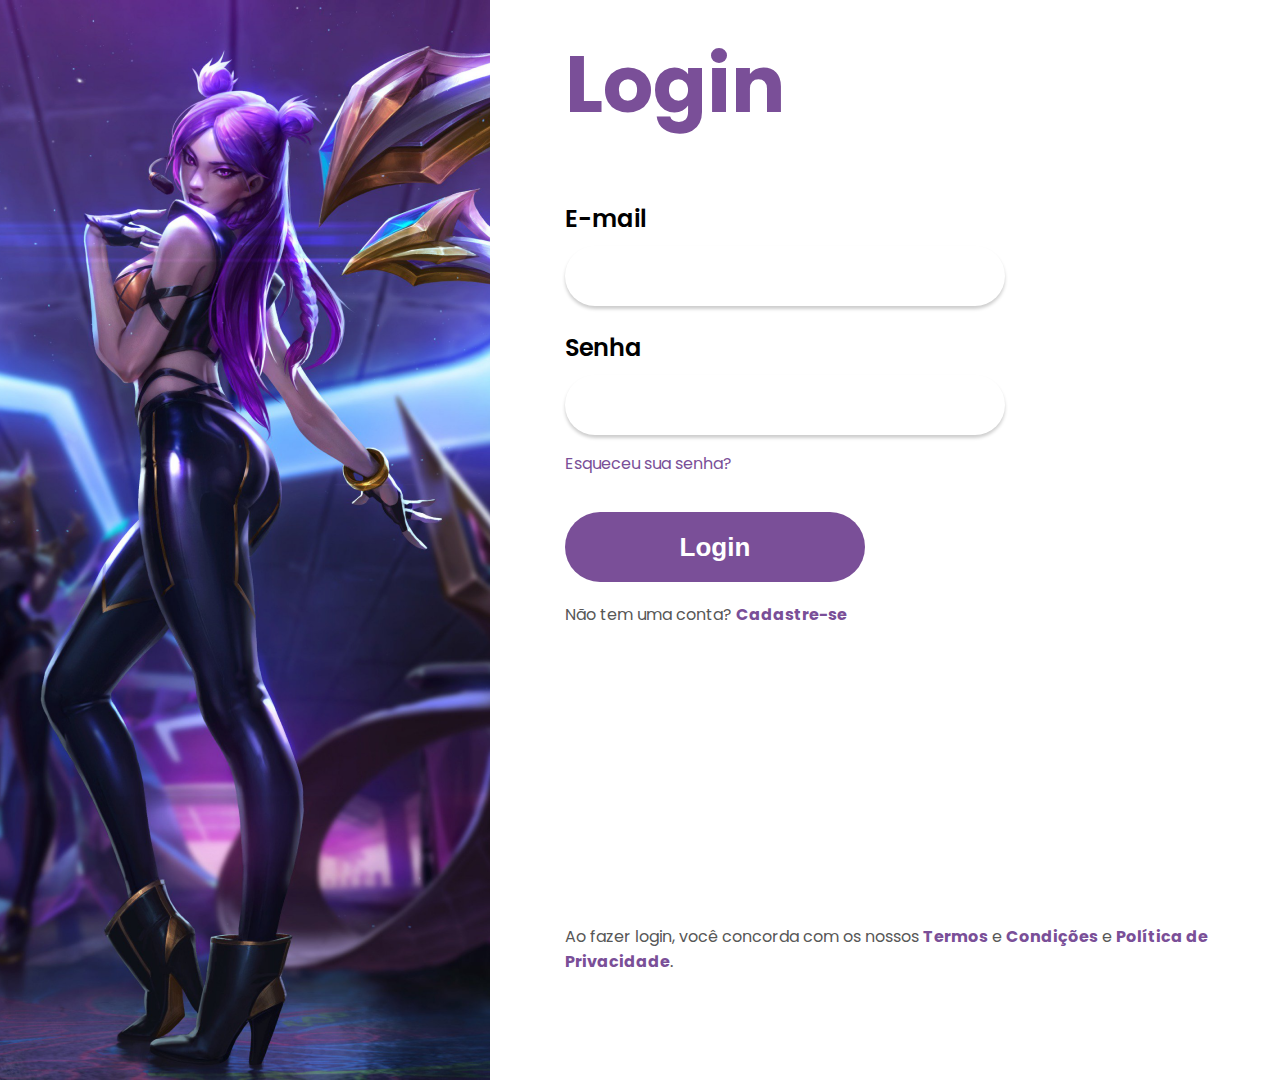
<file: index.html>
<!DOCTYPE html>
<html lang="pt-br">

<head>
  <meta charset="UTF-8">
  <meta http-equiv="X-UA-Compatible" content="IE=edge">
  <meta name="viewport" content="width=device-width, initial-scale=1.0">
  <link rel="icon" type="image/png" href="./faviconkaisa.png">
  <title>Deadly Kai'sa | Login</title>
  <link rel="stylesheet" href="./css/style.css">
  <link rel="preconnect" href="https://fonts.googleapis.com">
  <link rel="preconnect" href="https://fonts.gstatic.com" crossorigin>
  <link href="https://fonts.googleapis.com/css2?family=Poppins:wght@200;300;400;500;600;700&display=swap" rel="stylesheet">
</head>

<body>
  <main class="grid">
    <picture>
      <img class="imgk" src="./img/kaisa.png" alt="Kai'sa" width="649" height="1080">
    </picture>
    <div class="media">
      <div class="login-name psb40 cor-principal">
        <h1>Login</h1>
      </div>
      <div class="afasta">
        <h3 class="psb24">E-mail</h3>
        <input class="info-login" type="email" name="email">
        <h3 class="psb24">Senha</h3>
        <input class="info-login" type="password" name="senha">
        <a href="/">
          <p class="cor-principal">Esqueceu sua senha?</p>
        </a>
        <a href="/"><button class="btn psb26">Login</button></a>
        <p class="naotemconta"><span class="cor-secundaria">Não tem uma conta?</span> <a href="./cadastro.html"><strong class="cor-principal">Cadastre-se</strong></a></p>
        <footer>
          <p class="footer cor-secundaria">Ao fazer login, você concorda com os nossos <strong class="cor-principal">Termos</strong> e <strong class="cor-principal">Condições</strong> e <strong class="cor-principal">Política de Privacidade</strong>.</p>
        </footer>
      </div>
    </div>
  </main>
</body>

</html>
</file>
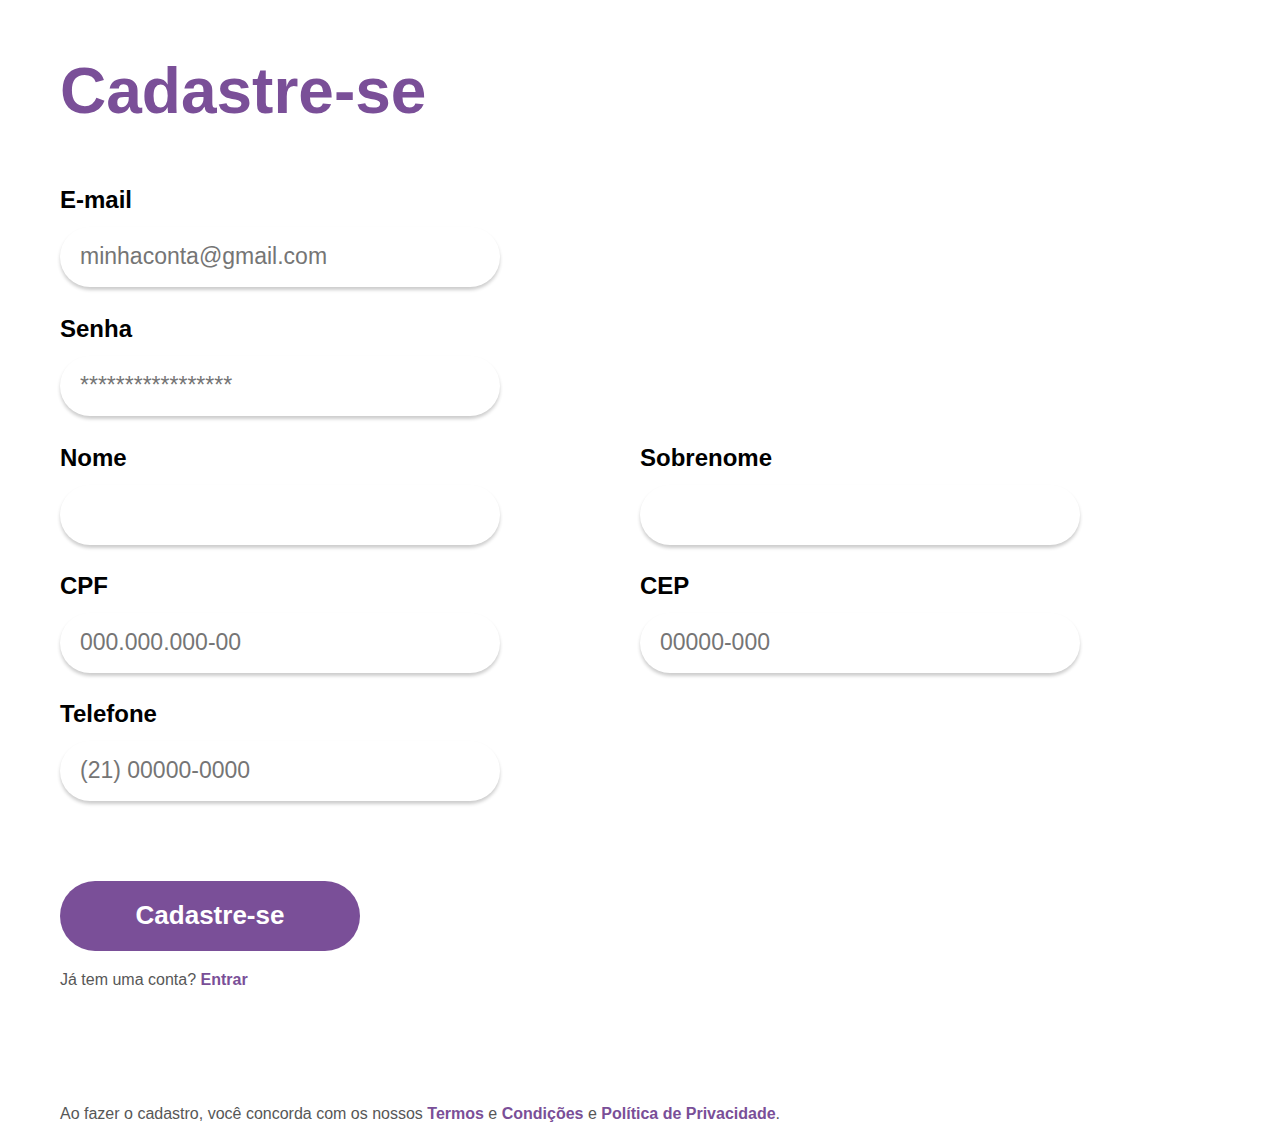
<file: cadastro.html>
<!DOCTYPE html>
<html lang="pt-br">

<head>
  <meta charset="UTF-8">
  <meta http-equiv="X-UA-Compatible" content="IE=edge">
  <meta name="viewport" content="width=device-width, initial-scale=1.0">
  <link rel="icon" type="image/png" href="./faviconkaisa.png">
  <title>Deadly Kai'sa | Cadrasto</title>
  <link rel="stylesheet" href="./css/style.css">
</head>

<body>
  <main class="cadastro">
    <div>
      <h1 class="diminuir cor-principal pb64">Cadastre-se</h1>
    </div>
    <div>
      <h3 class="psb24">E-mail</h3>
        <input class="info-login" type="email" name="email" placeholder="minhaconta@gmail.com">
        <h3 class="psb24">Senha</h3>
        <input class="info-login" type="password" name="senha" placeholder="*****************">
    </div>
    <div class="grid-cadastro">
      <h3 class="psb24 grid-1 row-1">Nome</h3>
      <input class="info-login grid-1 row-2" type="text" name="nome">
      <h3 class="psb24 grid-2 row-1">Sobrenome</h3>
      <input class="info-login grid-2 row-2" type="text" name="sobrenome">
    </div>
    <div class="grid-cadastro-2">
      <h3 class="psb24 grid-1 row-1">CPF</h3>
      <input class="info-login grid-1 row-2" type="text" placeholder="000.000.000-00" pattern="[0-9]{3}-[0-9]{2}-[0-9]{3}" required>
      <h3 class="psb24 grid-2 row-1">CEP</h3>
      <input class="info-login grid-2 row-2" type="text" placeholder="00000-000" pattern="[0-9]{3}-[0-9]{2}-[0-9]{3}" required>
    </div>
    <div class="numero">
      <h3 class="psb24">Telefone</h3>
      <input class="info-login" type="tel" name="celular" placeholder="(21) 00000-0000" pattern="[0-9]{3}-[0-9]{2}-[0-9]{3}" required>
    </div>
    <a href="/"><button class="btn-cadastro psb26">Cadastre-se</button></a>
        <p class="naotemconta"><span class="cor-secundaria">Já tem uma conta?</span> <a href="./index.html"><strong class="cor-principal">Entrar</strong></a></p>
    <footer>
      <p class="footer-cadastro cor-secundaria">Ao fazer o cadastro, você concorda com os nossos <strong class="cor-principal">Termos</strong> e <strong class="cor-principal">Condições</strong> e <strong class="cor-principal">Política de Privacidade</strong>.</p>
    </footer>
  </main>
</body>

</html>
</file>
<file: css/style.css>
/* Global */
@import "./global/global.css";
@import "./global/main.css";

/* Tipografia e Cor */
@import "./tipografia-cores/tipografia.css";
@import "./tipografia-cores/cor.css";

/* Login */
@import "./login/imagens.css";
@import "./login/login.css";
@import "./login/cadastro.css";
</file>
